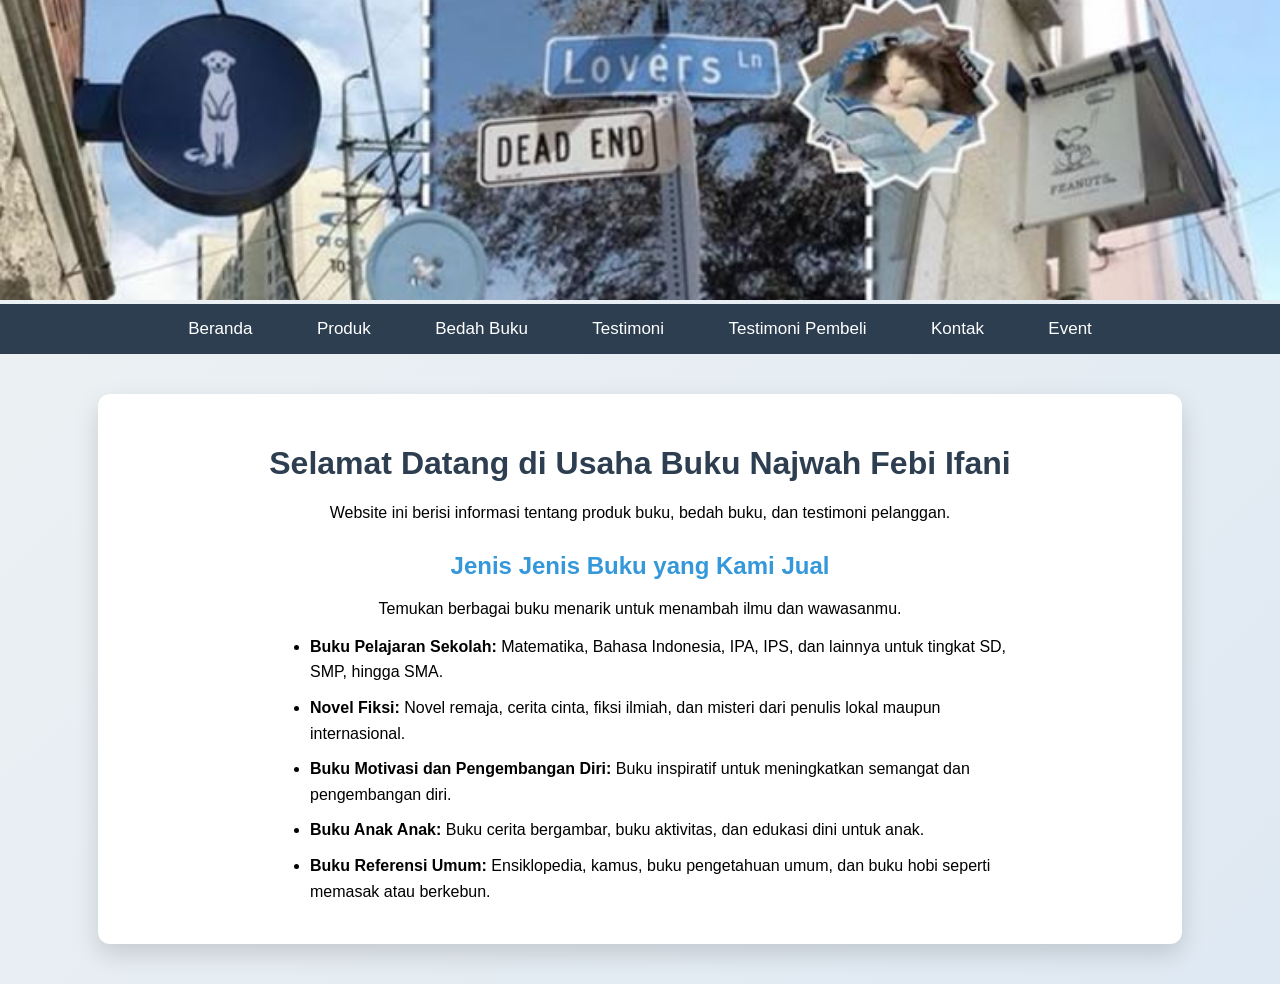
<file: index.html>
<!DOCTYPE html>
<html lang="id">
<head>
<meta charset="UTF-8">
<meta name="viewport" content="width=device-width, initial-scale=1.0">
<title>Profil Usaha Buku Najwah Febi</title>

<style>

/* BODY */
body{
font-family: Arial, sans-serif;
margin:0;
background:linear-gradient(135deg,#eef2f3,#dfe9f3);
text-align:center;
}

/* HEADER */
header img{
width:100%;
height:300px;
object-fit:cover;
}

/* NAVBAR */
nav{
background:#2c3e50;
padding:15px;
position:sticky;
top:0;
}

nav a{
color:white;
text-decoration:none;
margin:0 15px;
font-size:17px;
padding:8px 15px;
border-radius:6px;
position:relative;
transition:0.3s;
}

/* animasi hover */
nav a:hover{
background:#3498db;
transform:translateY(-3px);
box-shadow:0 5px 10px rgba(0,0,0,0.3);
}

/* kotak isi */
.container{
background:white;
width:80%;
margin:40px auto;
padding:30px;
border-radius:12px;
box-shadow:0 10px 25px rgba(0,0,0,0.15);
animation:muncul 1s ease;
}

/* animasi muncul */
@keyframes muncul{
from{
opacity:0;
transform:translateY(40px);
}
to{
opacity:1;
transform:translateY(0);
}
}

h1{
color:#2c3e50;
}

h2{
color:#3498db;
margin-top:30px;
}

ul{
text-align:left;
max-width:700px;
margin:auto;
}

li{
margin:10px 0;
line-height:1.6;
}

</style>
</head>

<body>

<header>
<img src="header 3.jpg">
</header>

<nav>
<a href="index.html">Beranda</a>
<a href="produk.html">Produk</a>
<a href="bedah-buku.html">Bedah Buku</a>
<a href="testimoni.html">Testimoni</a>
<a href="tampil-testimoni.html">Testimoni Pembeli</a>
<a href="kontak.html">Kontak</a>
<a href="event.html">Event</a>
</nav>

<div class="container">

<h1>Selamat Datang di Usaha Buku Najwah Febi Ifani</h1>

<p>Website ini berisi informasi tentang produk buku, bedah buku, dan testimoni pelanggan.</p>

<h2>Jenis Jenis Buku yang Kami Jual</h2>

<p>Temukan berbagai buku menarik untuk menambah ilmu dan wawasanmu.</p>

<ul>

<li><strong>Buku Pelajaran Sekolah:</strong> Matematika, Bahasa Indonesia, IPA, IPS, dan lainnya untuk tingkat SD, SMP, hingga SMA.</li>

<li><strong>Novel Fiksi:</strong> Novel remaja, cerita cinta, fiksi ilmiah, dan misteri dari penulis lokal maupun internasional.</li>

<li><strong>Buku Motivasi dan Pengembangan Diri:</strong> Buku inspiratif untuk meningkatkan semangat dan pengembangan diri.</li>

<li><strong>Buku Anak Anak:</strong> Buku cerita bergambar, buku aktivitas, dan edukasi dini untuk anak.</li>

<li><strong>Buku Referensi Umum:</strong> Ensiklopedia, kamus, buku pengetahuan umum, dan buku hobi seperti memasak atau berkebun.</li>

</ul>

</div>

</body>
</html>
</file>
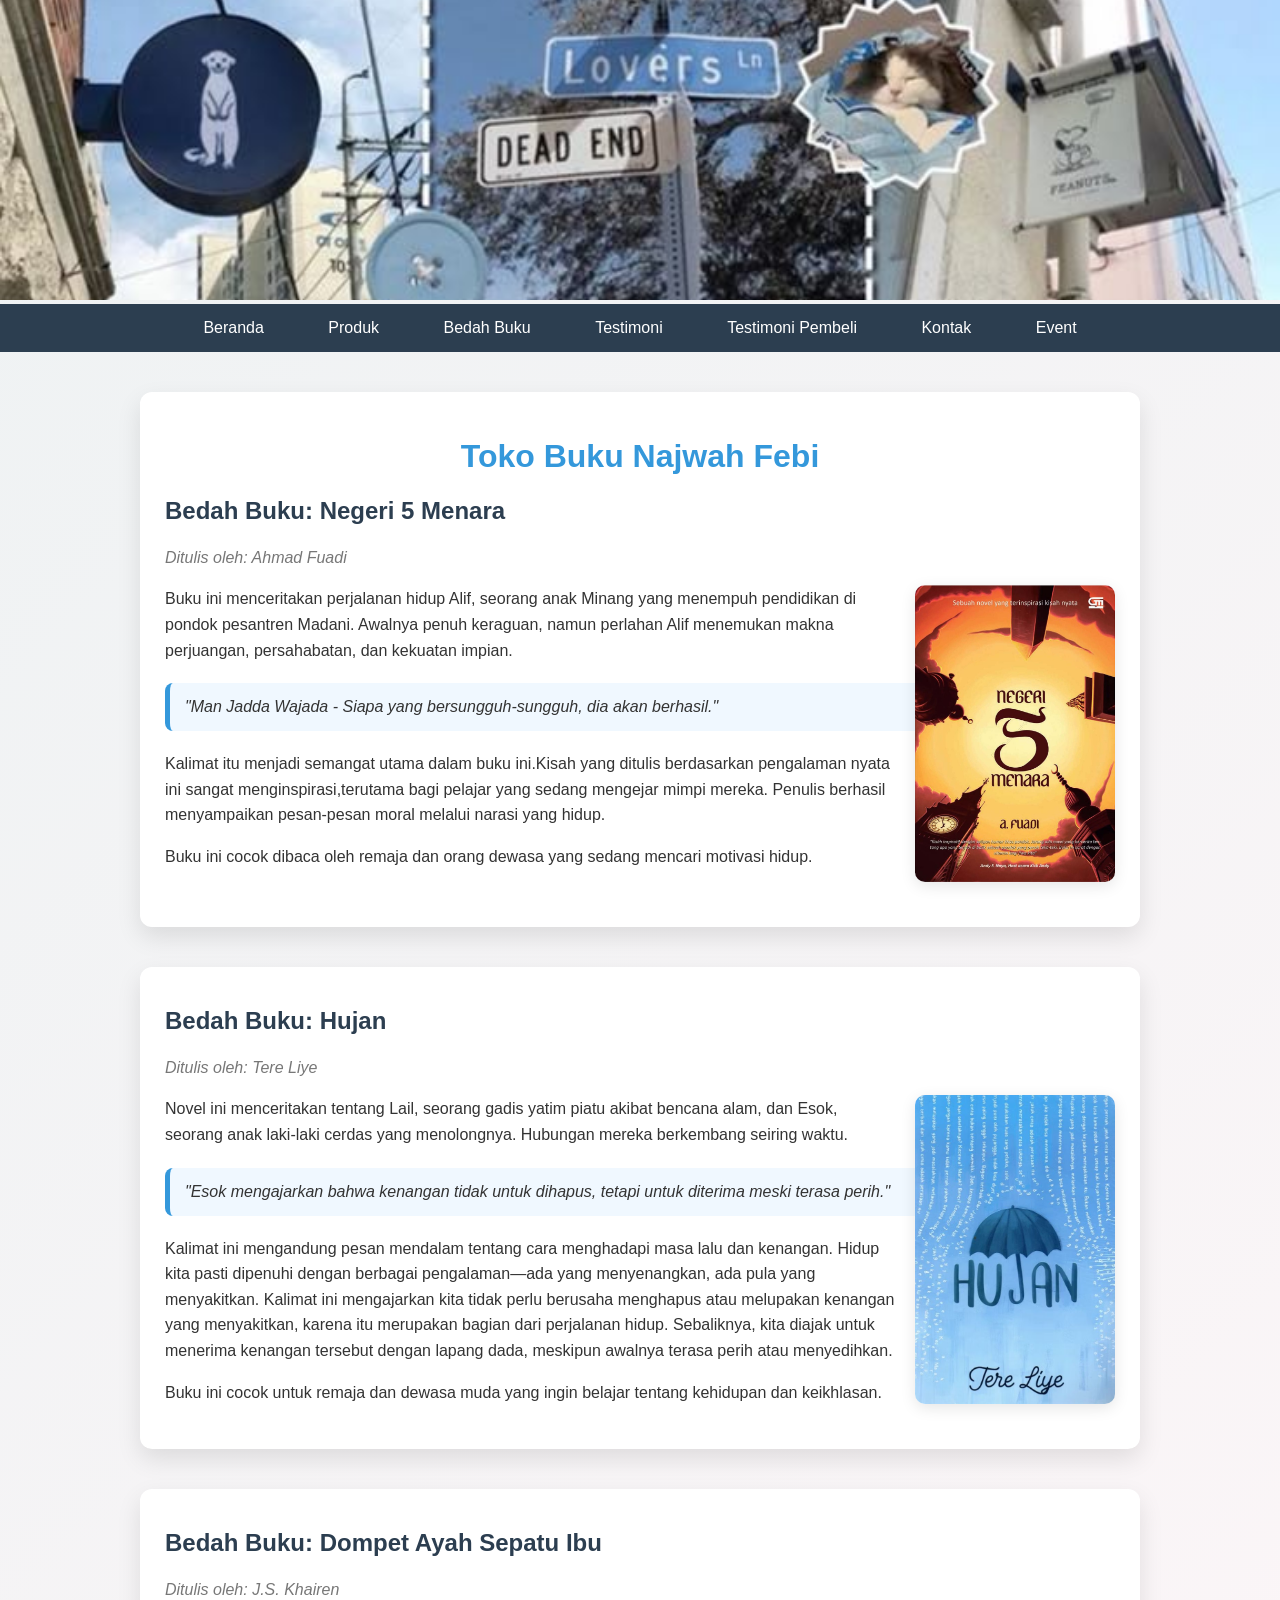
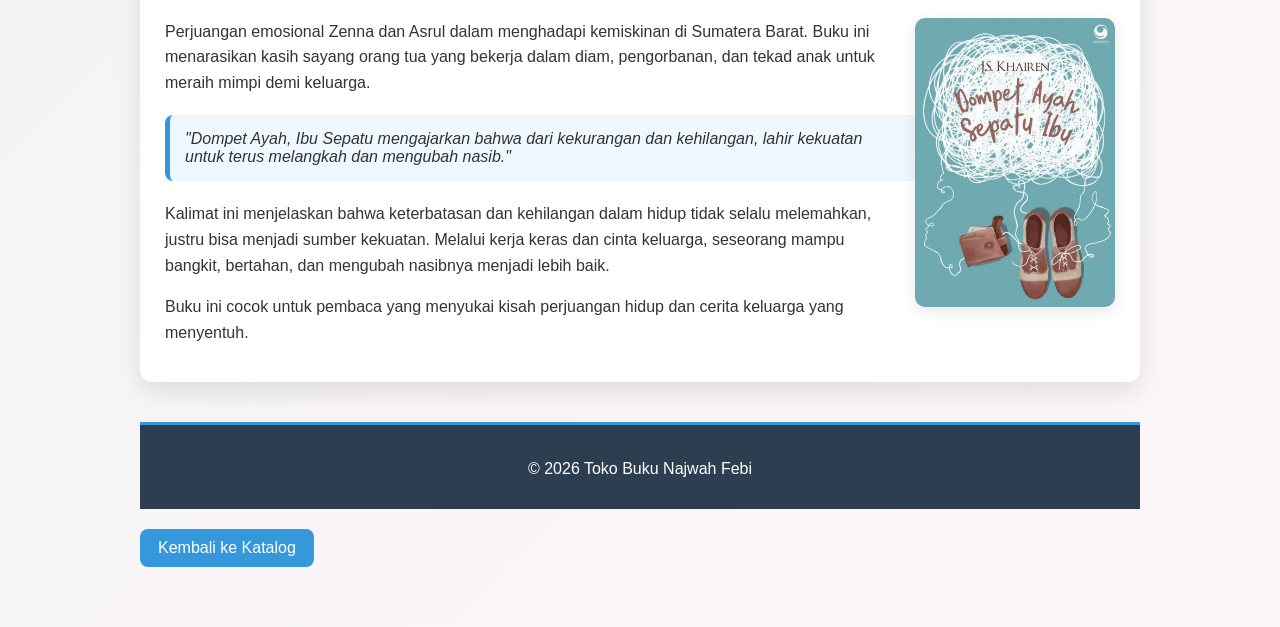
<file: bedah-buku.html>
<!DOCTYPE html>
<html lang="id">
<head>
<meta charset="UTF-8">
<meta name="viewport" content="width=device-width, initial-scale=1.0">
<title>Bedah Buku - Toko Buku Najwah Febi</title>

<style>
/* ===== BODY ===== */
body{
  font-family: 'Segoe UI', Tahoma, Geneva, Verdana, sans-serif;
  margin:0;
  padding:0;
  background: linear-gradient(135deg,#eef2f3,#fdf6f8);
  color:#333;
}

/* ===== NAVBAR ===== */
nav{
  background:#2c3e50;
  padding:15px;
  text-align:center;
  position:sticky;
  top:0;
  z-index:1000;
}

nav a{
  color:white;
  text-decoration:none;
  margin:0 15px;
  font-size:16px;
  padding:8px 15px;
  border-radius:6px;
  position:relative;
  transition:0.3s;
}

nav a::after{
  content:"";
  position:absolute;
  width:0;
  height:3px;
  bottom:0;
  left:0;
  background:#3498db;
  transition:0.3s;
  border-radius:2px;
}

nav a:hover::after{
  width:100%;
}

nav a:hover{
  transform:translateY(-3px);
}

/* ===== HEADER ===== */
header img{
width:100%;
height:300px;
object-fit:cover;
}
  
/* ===== CONTAINER ===== */
.container{
  width:90%;
  max-width:1000px;
  margin:40px auto;
}

/* ===== ARTIKEL CARD ===== */
.artikel{
  background:white;
  padding:25px;
  border-radius:12px;
  box-shadow:0 10px 25px rgba(0,0,0,0.1);
  margin-bottom:40px;
  position:relative;
  overflow:hidden;
  animation:muncul 0.8s ease forwards;
  opacity:0;
  transform:translateY(30px);
}

.artikel:nth-child(1){animation-delay:0.1s;}
.artikel:nth-child(2){animation-delay:0.3s;}
.artikel:nth-child(3){animation-delay:0.5s;}

@keyframes muncul{
  from{opacity:0; transform:translateY(30px);}
  to{opacity:1; transform:translateY(0);}
}

h1{
  text-align:center;
  color:#3498db;
}

h2{
  color:#2c3e50;
  margin-top:15px;
}

.penulis{
  font-style:italic;
  color:#777;
  margin-bottom:15px;
}

.sampul{
  width:200px;
  float:right;
  margin:0 0 20px 20px;
  border-radius:10px;
  box-shadow:0 4px 15px rgba(0,0,0,0.1);
}

p{
  line-height:1.6;
  margin-bottom:12px;
}

blockquote{
  font-style:italic;
  padding:15px;
  margin:20px 0;
  border-left:5px solid #3498db;
  background:#f0f8ff;
  border-radius:8px;
}

/* ===== BUTTON ===== */
.btn-kembali{
  display:inline-block;
  margin:20px auto;
  padding:10px 18px;
  background:#3498db;
  color:white;
  text-decoration:none;
  border-radius:8px;
  transition:0.3s;
}

.btn-kembali:hover{
  background:#217dbb;
  transform:scale(1.05);
}

/* ===== FOOTER ===== */
footer{
  text-align:center;
  padding:15px;
  background:#2c3e50;
  color:white;
  margin-top:40px;
  border-top:3px solid #3498db;
}

/* CLEAR FLOAT */
.artikel::after{
  content:"";
  display:block;
  clear:both;
}

/* RESPONSIVE */
@media(max-width:768px){
  .sampul{
    float:none;
    display:block;
    margin:0 auto 20px auto;
    width:80%;
  }
}
</style>
</head>

<body>

<header>
<img src="header 3.jpg" alt="Header Toko Buku"/>
</header>

<nav>
<a href="index.html">Beranda</a>
<a href="produk.html">Produk</a>
<a href="bedah-buku.html">Bedah Buku</a>
<a href="testimoni.html">Testimoni</a>
<a href="tampil-testimoni.html">Testimoni Pembeli</a>
<a href="kontak.html">Kontak</a>
<a href="event.html">Event</a>
</nav>

<div class="container">

<main class="artikel">
<h1>Toko Buku Najwah Febi</h1>
<h2>Bedah Buku: Negeri 5 Menara</h2>
<p class="penulis">Ditulis oleh: Ahmad Fuadi</p>
<img src="Negeri 5 Menara.jpg" alt="Sampul Negeri 5 Menara" class="sampul">
<p>Buku ini menceritakan perjalanan hidup Alif, seorang anak Minang yang menempuh pendidikan di pondok pesantren Madani. Awalnya penuh keraguan, namun perlahan Alif menemukan makna perjuangan, persahabatan, dan kekuatan impian.</p>
<blockquote>"Man Jadda Wajada - Siapa yang bersungguh-sungguh, dia akan berhasil."</blockquote>
<p>Kalimat itu menjadi semangat utama dalam buku ini.Kisah yang ditulis berdasarkan pengalaman nyata ini sangat menginspirasi,terutama bagi pelajar yang sedang mengejar mimpi mereka. Penulis berhasil menyampaikan pesan-pesan moral melalui narasi yang hidup.</p>
<p>Buku ini cocok dibaca oleh remaja dan orang dewasa yang sedang mencari motivasi hidup.</p>
</main>

<main class="artikel">
<h2>Bedah Buku: Hujan</h2>
<p class="penulis">Ditulis oleh: Tere Liye</p>
<img src="buku 13.jpg" alt="Sampul Hujan" class="sampul">
<p>Novel ini menceritakan tentang Lail, seorang gadis yatim piatu akibat bencana alam, dan Esok, seorang anak laki-laki cerdas yang menolongnya. Hubungan mereka berkembang seiring waktu.</p>
<blockquote>"Esok mengajarkan bahwa kenangan tidak untuk dihapus, tetapi untuk diterima meski terasa perih."</blockquote>
<p>Kalimat ini mengandung pesan mendalam tentang cara menghadapi masa lalu dan kenangan. Hidup kita pasti dipenuhi dengan berbagai pengalaman—ada yang menyenangkan, ada pula yang menyakitkan. Kalimat ini mengajarkan kita tidak perlu berusaha menghapus atau melupakan kenangan yang menyakitkan, karena itu merupakan bagian dari perjalanan hidup. Sebaliknya, kita diajak untuk menerima kenangan tersebut dengan lapang dada, meskipun awalnya terasa perih atau menyedihkan.</p>
<p>Buku ini cocok untuk remaja dan dewasa muda yang ingin belajar tentang kehidupan dan keikhlasan.</p>
</main>

<main class="artikel">
<h2>Bedah Buku: Dompet Ayah Sepatu Ibu</h2>
<p class="penulis">Ditulis oleh: J.S. Khairen</p>
<img src="buku 11.jpg" alt="Sampul Dompet Ayah Sepatu Ibu" class="sampul">
<p>Perjuangan emosional Zenna dan Asrul dalam menghadapi kemiskinan di Sumatera Barat. Buku ini menarasikan kasih sayang orang tua yang bekerja dalam diam, pengorbanan, dan tekad anak untuk meraih mimpi demi keluarga.</p>
<blockquote>"Dompet Ayah, Ibu Sepatu mengajarkan bahwa dari kekurangan dan kehilangan, lahir kekuatan untuk terus melangkah dan mengubah nasib."</blockquote>
<p>Kalimat ini menjelaskan bahwa keterbatasan dan kehilangan dalam hidup tidak selalu melemahkan, justru bisa menjadi sumber kekuatan. Melalui kerja keras dan cinta keluarga, seseorang mampu bangkit, bertahan, dan mengubah nasibnya menjadi lebih baik.</p>
<p>Buku ini cocok untuk pembaca yang menyukai kisah perjuangan hidup dan cerita keluarga yang menyentuh.</p>
</main>

<footer>
  <p>&copy; 2026 Toko Buku Najwah Febi</p>
</footer>
  
<a href="produk.html" class="btn-kembali">Kembali ke Katalog</a>

</div>
</body>
</html>
</file>
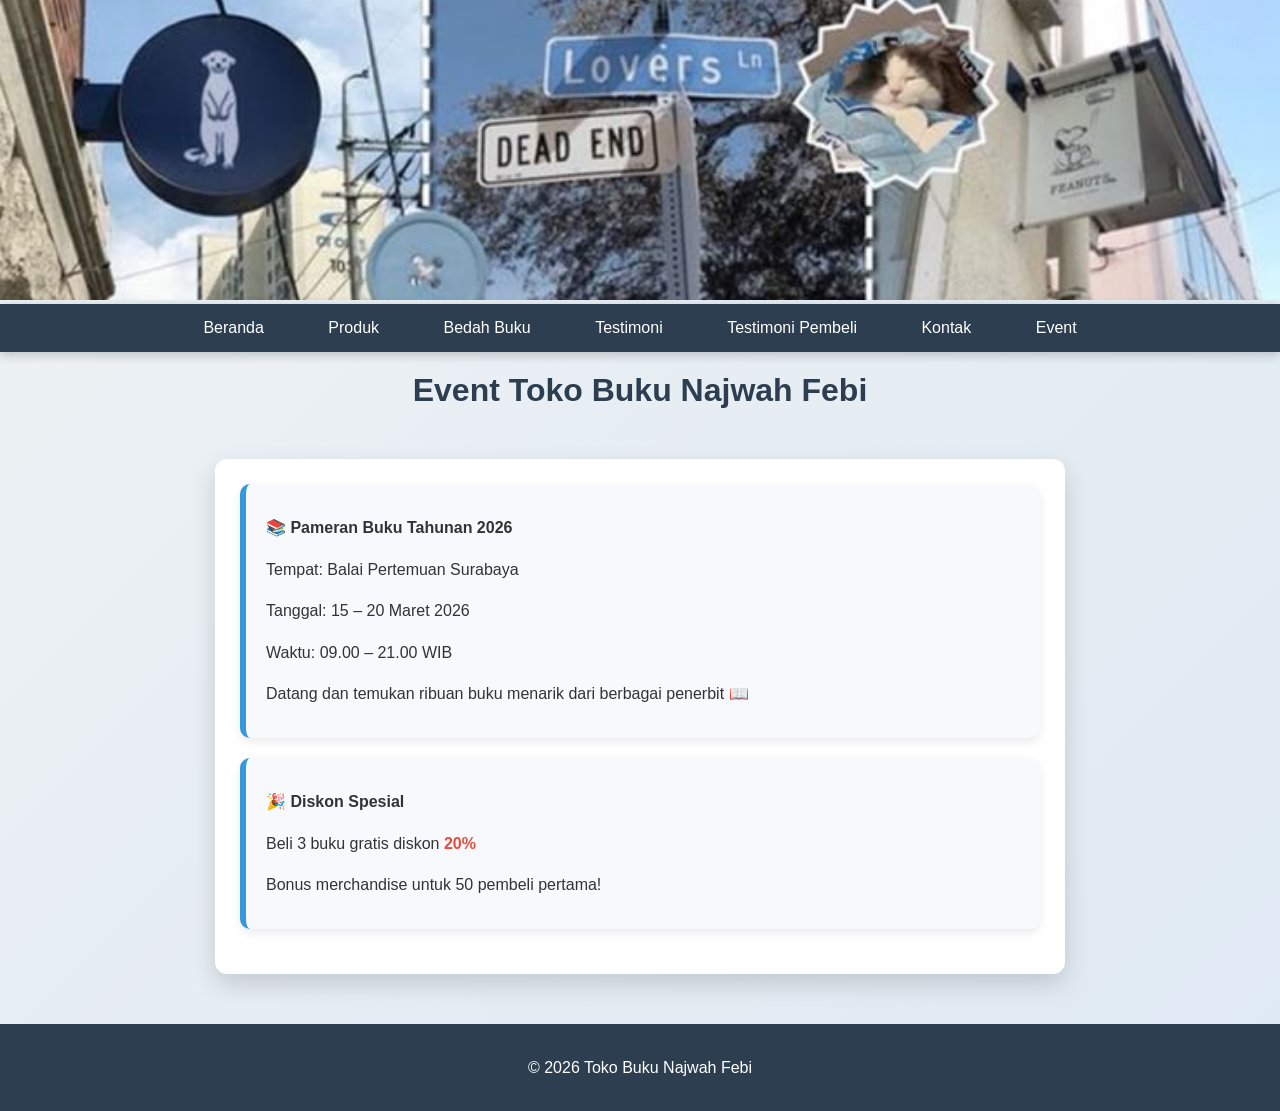
<file: event.html>
<!DOCTYPE html>
<html lang="id">
<head>
<meta charset="UTF-8">
<meta name="viewport" content="width=device-width, initial-scale=1.0">
<title>Event - Toko Buku Najwah Febi</title>

<style>

/* ===== BODY ===== */
body{
font-family:'Segoe UI', Tahoma, Geneva, Verdana, sans-serif;
margin:0;
background:linear-gradient(135deg,#eef2f3,#dfe9f3);
color:#333;
}

/* ===== NAVBAR ===== */
nav{
background:#2c3e50;
padding:15px;
text-align:center;
box-shadow:0 3px 10px rgba(0,0,0,0.2);
position:sticky;
top:0;
}

nav a{
color:white;
text-decoration:none;
margin:0 15px;
font-size:16px;
padding:8px 15px;
border-radius:6px;
position:relative;
transition:0.3s;
}

nav a::after{
content:"";
position:absolute;
width:0;
height:3px;
left:0;
bottom:-5px;
background:#3498db;
transition:0.3s;
}

nav a:hover::after{
width:100%;
}

nav a:hover{
color:#3498db;
transform:translateY(-2px);
}

/* ===== HEADER ===== */
header img{
width:100%;
height:300px;
object-fit:cover;
}

/* ===== CONTAINER ===== */
.container{
max-width:800px;
margin:50px auto;
padding:25px;
background:white;
border-radius:12px;
box-shadow:0 10px 25px rgba(0,0,0,0.15);
animation:muncul 0.8s ease;
}

/* animasi */
@keyframes muncul{
from{opacity:0; transform:translateY(40px);}
to{opacity:1; transform:translateY(0);}
}

/* ===== EVENT BOX ===== */
.event-box{
background:#f7f9fc;
padding:15px 20px;
border-left:6px solid #3498db;
border-radius:10px;
margin-bottom:20px;
box-shadow:0 4px 10px rgba(0,0,0,0.08);
transition:0.3s;
}

.event-box:hover{
transform:translateY(-4px);
box-shadow:0 8px 18px rgba(0,0,0,0.15);
}

/* ===== TITLE ===== */
h1{
text-align:center;
color:#2c3e50;
margin-top:20px;
}

p{
line-height:1.6;
}

/* ===== FOOTER ===== */
footer{
text-align:center;
padding:15px;
background:#2c3e50;
color:white;
margin-top:40px;
}

.discount{
color:#e74c3c;
font-weight:bold;
}

</style>
</head>

<body>

<header>
<img src="header 3.jpg" alt="Header Toko Buku">
</header>

<nav>
<a href="index.html">Beranda</a>
<a href="produk.html">Produk</a>
<a href="bedah-buku.html">Bedah Buku</a>
<a href="testimoni.html">Testimoni</a>
<a href="tampil-testimoni.html">Testimoni Pembeli</a>
<a href="kontak.html">Kontak</a>
<a href="event.html">Event</a>
</nav>

<h1>Event Toko Buku Najwah Febi</h1>

<div class="container">

<div class="event-box">
<p><strong>📚 Pameran Buku Tahunan 2026</strong></p>
<p>Tempat: Balai Pertemuan Surabaya</p>
<p>Tanggal: 15 – 20 Maret 2026</p>
<p>Waktu: 09.00 – 21.00 WIB</p>
<p>Datang dan temukan ribuan buku menarik dari berbagai penerbit 📖</p>
</div>

<div class="event-box">
<p><strong>🎉 Diskon Spesial</strong></p>
<p>Beli 3 buku gratis diskon <span class="discount">20%</span></p>
<p>Bonus merchandise untuk 50 pembeli pertama!</p>
</div>

</div>

<footer>
<p>&copy; 2026 Toko Buku Najwah Febi</p>
</footer>

</body>
</html>
</file>
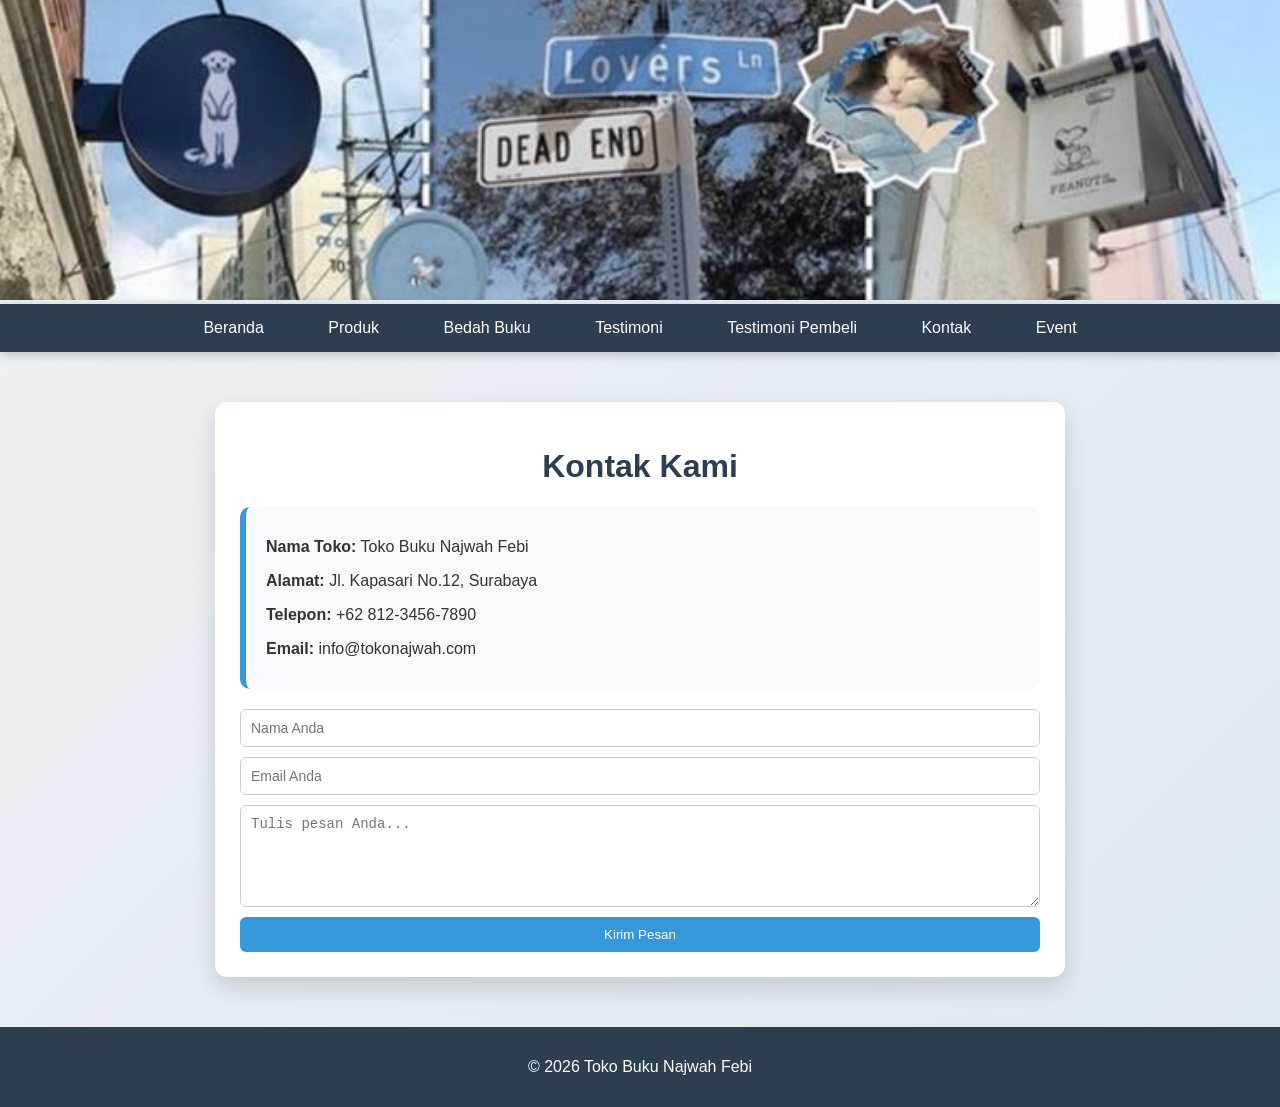
<file: kontak.html>
<!DOCTYPE html>
<html lang="id">
<head>
<meta charset="UTF-8">
<meta name="viewport" content="width=device-width, initial-scale=1.0">
<title>Kontak - Toko Buku Najwah Febi</title>

<style>

/* ===== BODY ===== */
body{
font-family:'Segoe UI', Tahoma, Geneva, Verdana, sans-serif;
margin:0;
background:linear-gradient(135deg,#eef2f3,#dfe9f3);
color:#333;
}

/* ===== HEADER ===== */
header img{
width:100%;
height:300px;
object-fit:cover;
}

/* ===== NAVBAR ===== */
nav{
background:#2c3e50;
padding:15px;
text-align:center;
box-shadow:0 3px 10px rgba(0,0,0,0.2);
position:sticky;
top:0;
}

nav a{
color:white;
text-decoration:none;
margin:0 15px;
font-size:16px;
padding:8px 15px;
border-radius:6px;
position:relative;
transition:0.3s;
}

nav a::after{
content:"";
position:absolute;
width:0;
height:3px;
left:0;
bottom:-5px;
background:#3498db;
transition:0.3s;
}

nav a:hover::after{
width:100%;
}

nav a:hover{
color:#3498db;
transform:translateY(-2px);
}

/* ===== CONTAINER ===== */
.container{
max-width:800px;
margin:50px auto;
padding:25px;
background:white;
border-radius:12px;
box-shadow:0 10px 25px rgba(0,0,0,0.15);
animation:muncul 0.8s ease;
}

/* animasi */
@keyframes muncul{
from{opacity:0; transform:translateY(40px);}
to{opacity:1; transform:translateY(0);}
}

/* ===== BOX INFO TOKO ===== */
.info-toko{
background:#f7f9fc;
padding:15px 20px;
border-left:6px solid #3498db;
border-radius:10px;
margin-bottom:20px;
}

/* ===== FORM ===== */
form{
display:flex;
flex-direction:column;
gap:10px;
}

input, textarea{
padding:10px;
border:1px solid #ccc;
border-radius:6px;
font-size:14px;
outline:none;
transition:0.3s;
}

input:focus, textarea:focus{
border-color:#3498db;
box-shadow:0 0 8px rgba(52,152,219,0.3);
}

/* ===== BUTTON ===== */
button{
padding:10px;
background:#3498db;
color:white;
border:none;
border-radius:6px;
cursor:pointer;
transition:0.3s;
}

button:hover{
background:#2980b9;
transform:scale(1.03);
}

/* ===== TITLE ===== */
h1{
text-align:center;
color:#2c3e50;
}

/* ===== FOOTER ===== */
footer{
text-align:center;
padding:15px;
background:#2c3e50;
color:white;
margin-top:40px;
}

</style>
</head>

<body>

<header>
<img src="header 3.jpg" alt="Header Toko Buku">
</header>

<nav>
<a href="index.html">Beranda</a>
<a href="produk.html">Produk</a>
<a href="bedah-buku.html">Bedah Buku</a>
<a href="testimoni.html">Testimoni</a>
<a href="tampil-testimoni.html">Testimoni Pembeli</a>
<a href="kontak.html">Kontak</a>
<a href="event.html">Event</a>
</nav>

<div class="container">

<h1>Kontak Kami</h1>

<div class="info-toko">
<p><strong>Nama Toko:</strong> Toko Buku Najwah Febi</p>
<p><strong>Alamat:</strong> Jl. Kapasari No.12, Surabaya</p>
<p><strong>Telepon:</strong> +62 812-3456-7890</p>
<p><strong>Email:</strong> info@tokonajwah.com</p>
</div>

<form>
<input type="text" placeholder="Nama Anda" required>
<input type="email" placeholder="Email Anda" required>
<textarea rows="5" placeholder="Tulis pesan Anda..." required></textarea>
<button type="submit">Kirim Pesan</button>
</form>

</div>

<footer>
<p>&copy; 2026 Toko Buku Najwah Febi</p>
</footer>

</body>
</html>
</file>
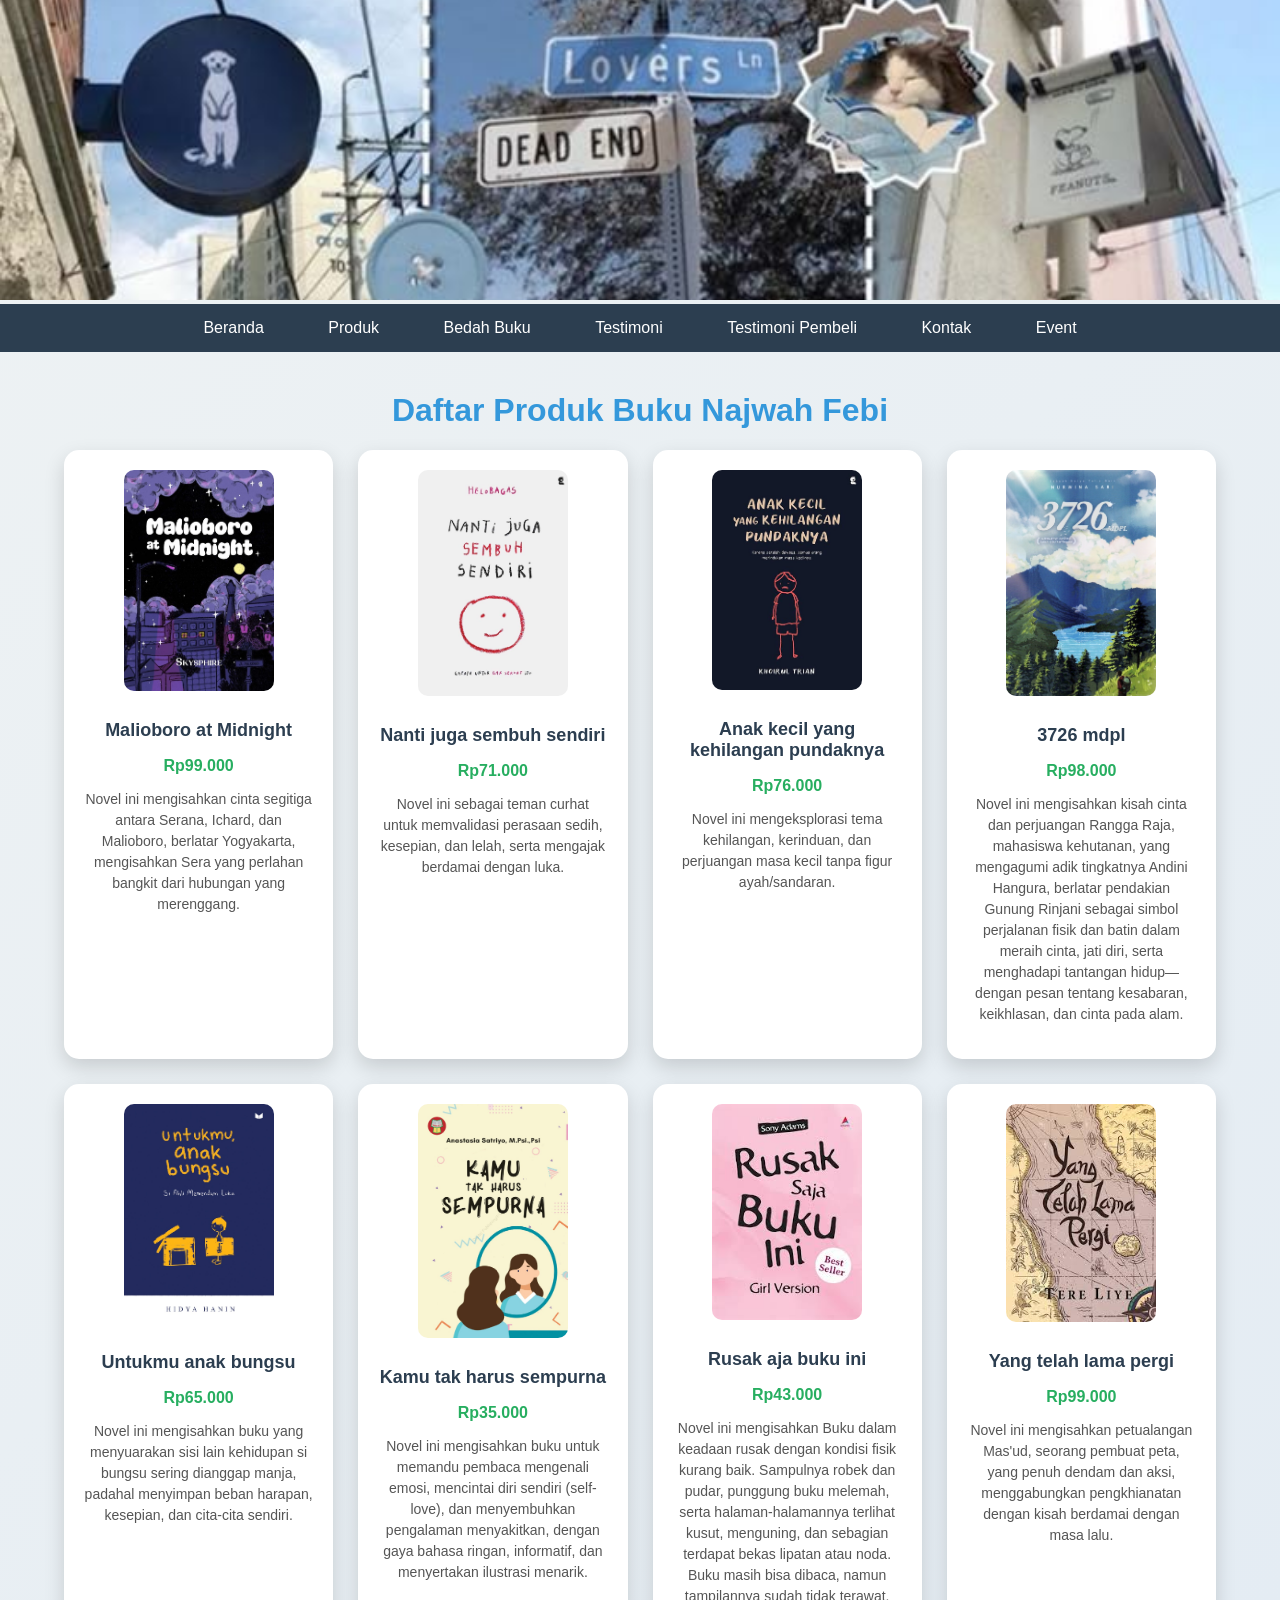
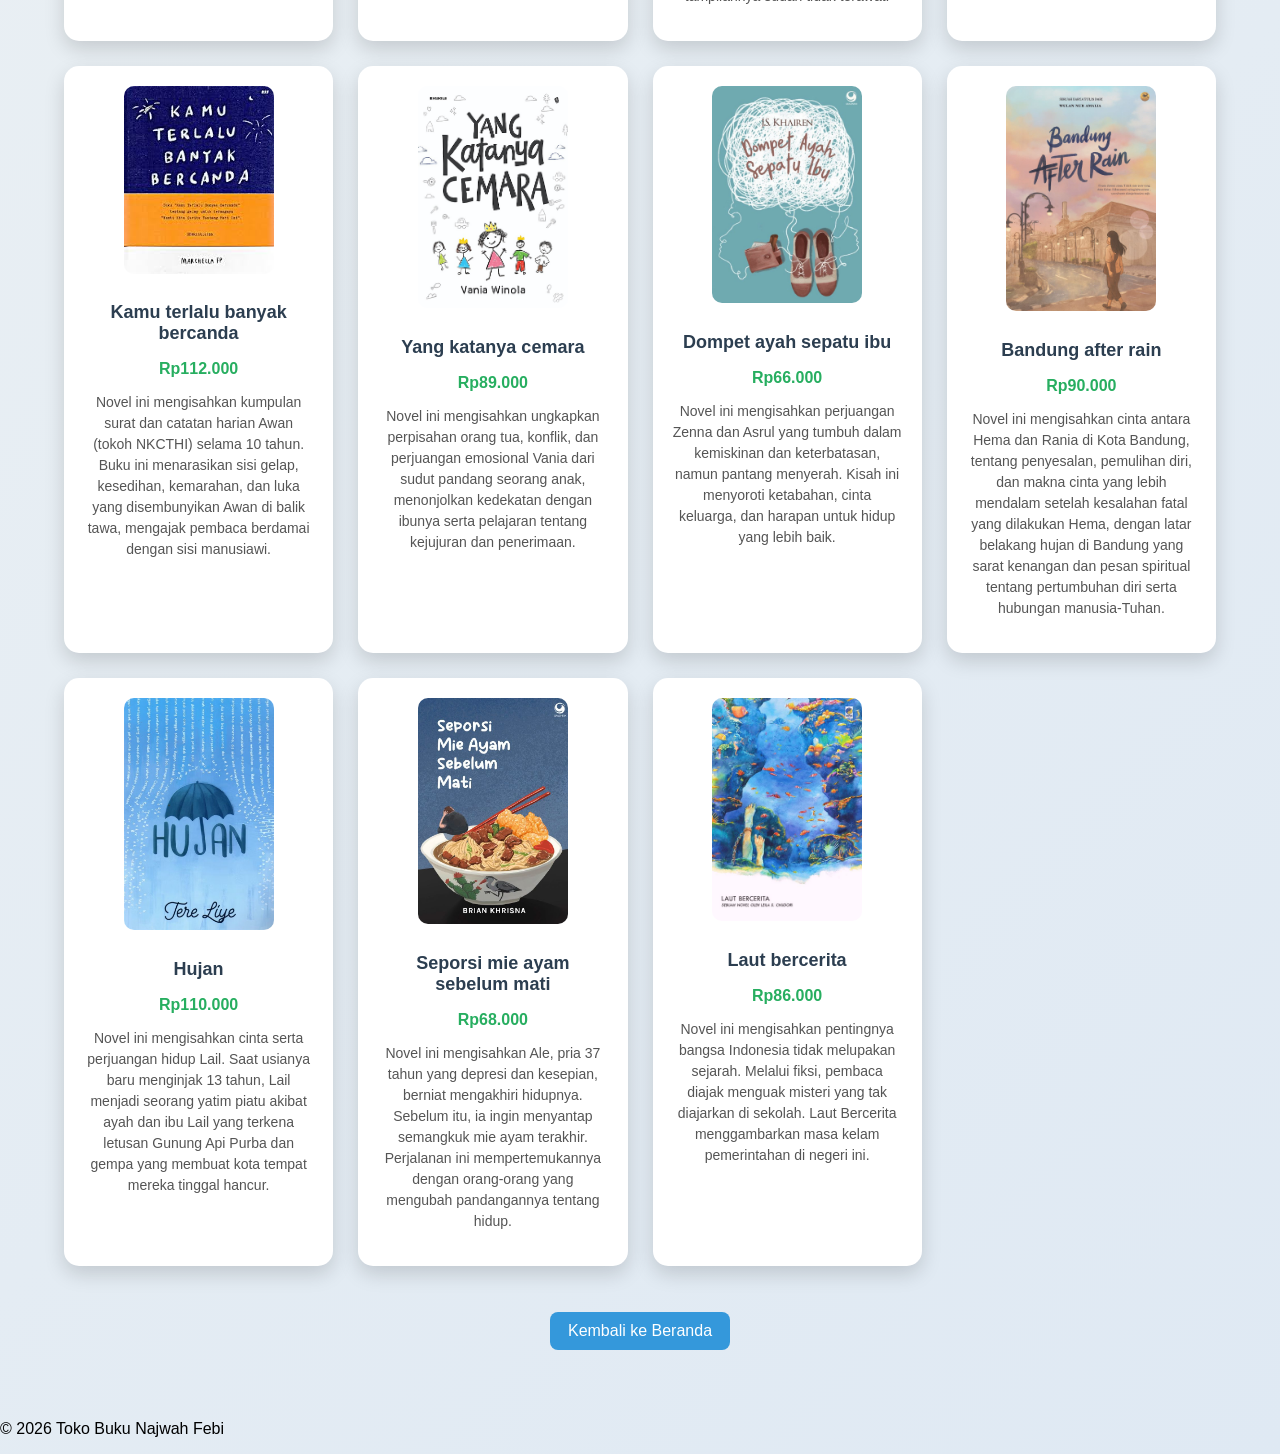
<file: produk.html>
<!DOCTYPE html>
<html lang="id">
<head>
<meta charset="UTF-8"/>
<meta name="viewport" content="width=device-width, initial-scale=1.0"/>
<title>Produk Buku Najwah Febi</title>

<style>

/* ===== BODY ===== */
body{
font-family: 'Segoe UI', Tahoma, Geneva, Verdana, sans-serif;
background: linear-gradient(135deg,#eef2f3,#dfe9f3);
margin:0;
padding:0;
}

/* ===== NAVBAR ===== */
nav{
background:#2c3e50;
padding:15px;
text-align:center;
position:sticky;
top:0;
z-index:1000;
}

nav a{
color:white;
text-decoration:none;
margin:0 15px;
font-size:16px;
padding:8px 15px;
border-radius:6px;
transition:0.3s;
position:relative;
}

/* Animasi hover navbar */
nav a::after{
content:"";
position:absolute;
width:0;
height:3px;
bottom:0;
left:0;
background:#3498db;
transition:0.3s;
border-radius:2px;
}

nav a:hover::after{
width:100%;
}

nav a:hover{
transform:translateY(-3px);
}

/* ===== HEADER ===== */
header img{
width:100%;
height:300px;
object-fit:cover;
}

/* ===== CONTAINER ===== */
.container{
width:90%;
max-width:1200px;
margin:40px auto;
}

/* ===== DAFTAR PRODUK ===== */
.daftar-produk{
display:grid;
grid-template-columns:repeat(auto-fit,minmax(250px,1fr));
gap:25px;
}

/* ===== PRODUK CARD ===== */
.produk{
background:white;
border-radius:15px;
padding:20px;
text-align:center;
box-shadow:0 8px 20px rgba(0,0,0,0.15);
transition:all 0.3s ease;
position:relative;
overflow:hidden;
}

.produk:hover{
transform:translateY(-5px);
box-shadow:0 15px 30px rgba(0,0,0,0.2);
}

.produk img{
width:150px;
height:auto;
border-radius:10px;
margin-bottom:10px;
transition:0.3s;
}

.produk:hover img{
transform:scale(1.05);
}

.produk h2{
font-size:18px;
color:#2c3e50;
margin-bottom:6px;
}

.harga{
font-weight:bold;
color:#27ae60;
margin-bottom:10px;
}

.deskripsi{
font-size:14px;
color:#555;
line-height:1.5;
}

/* ===== BUTTON KEMBALI ===== */
.kembali{
display:inline-block;
text-align:center;
margin:30px auto;
padding:10px 18px;
background:#3498db;
color:white;
text-decoration:none;
border-radius:8px;
transition:0.3s;
}

.kembali:hover{
background:#217dbb;
transform:scale(1.05);
}

/* ===== ANIMASI MUNCUL PRODUK ===== */
.produk{
opacity:0;
transform:translateY(30px);
animation:fadeInUp 0.8s forwards;
}

.produk:nth-child(1){animation-delay:0.1s;}
.produk:nth-child(2){animation-delay:0.2s;}
.produk:nth-child(3){animation-delay:0.3s;}
.produk:nth-child(4){animation-delay:0.4s;}
.produk:nth-child(5){animation-delay:0.5s;}
.produk:nth-child(6){animation-delay:0.6s;}
.produk:nth-child(7){animation-delay:0.7s;}
.produk:nth-child(8){animation-delay:0.8s;}
.produk:nth-child(9){animation-delay:0.9s;}
.produk:nth-child(10){animation-delay:1s;}
.produk:nth-child(11){animation-delay:1.1s;}
.produk:nth-child(12){animation-delay:1.2s;}
.produk:nth-child(13){animation-delay:1.3s;}
.produk:nth-child(14){animation-delay:1.4s;}
.produk:nth-child(15){animation-delay:1.5s;}

@keyframes fadeInUp{
from{opacity:0; transform:translateY(30px);}
to{opacity:1; transform:translateY(0);}
}

</style>
</head>

<body>

<header>
<img src="header 3.jpg" alt="Header Toko Buku"/>
</header>

<nav>
<a href="index.html">Beranda</a>
<a href="produk.html">Produk</a>
<a href="bedah-buku.html">Bedah Buku</a>
<a href="testimoni.html">Testimoni</a>
<a href="tampil-testimoni.html">Testimoni Pembeli</a>
<a href="kontak.html">Kontak</a>
<a href="event.html">Event</a>
</nav>

<div class="container">
<h1 style="text-align:center; color:#3498db;">Daftar Produk Buku Najwah Febi</h1>

<section class="daftar-produk">

<!-- Contoh Produk -->
<div class="produk">
<img src="buku 1.jpg" alt="Buku 1"/>
<h2>Malioboro at Midnight</h2>
<p class="harga">Rp99.000</p>
<p class="deskripsi">Novel ini mengisahkan cinta segitiga antara Serana, Ichard, dan Malioboro, berlatar Yogyakarta, mengisahkan Sera yang perlahan bangkit dari hubungan yang merenggang.</p>
</div>

<div class="produk">
<img src="buku 2.jpg" alt="Buku 2"/>
<h2>Nanti juga sembuh sendiri</h2>
<p class="harga">Rp71.000</p>
<p class="deskripsi">Novel ini sebagai teman curhat untuk memvalidasi perasaan sedih, kesepian, dan lelah, serta mengajak berdamai dengan luka.</p>
</div>

<div class="produk">
<img src="buku 3.jpg" alt="Buku 3"/>
<h2>Anak kecil yang kehilangan pundaknya</h2>
<p class="harga">Rp76.000</p>
<p class="deskripsi">Novel ini mengeksplorasi tema kehilangan, kerinduan, dan perjuangan masa kecil tanpa figur ayah/sandaran.</p>
</div>

<div class="produk">
    <img src="buku 4.jpg" alt="Buku 4"/>
    <h2>3726 mdpl</h2>
    <p class="harga">Rp98.000</p>
    <p class="deskripsi">Novel ini mengisahkan kisah cinta dan perjuangan Rangga Raja, mahasiswa kehutanan, yang mengagumi adik tingkatnya Andini Hangura, berlatar pendakian Gunung Rinjani sebagai simbol perjalanan fisik dan batin dalam meraih cinta, jati diri, serta menghadapi tantangan hidup—dengan pesan tentang kesabaran, keikhlasan, dan cinta pada alam.</p>
</div>
    
<div class="produk">
    <img src="buku 5.jpg" alt="Buku 5"/>
    <h2>Untukmu anak bungsu</h2>
    <p class="harga">Rp65.000</p>
    <p class="deskripsi">Novel ini mengisahkan buku yang menyuarakan sisi lain kehidupan si bungsu sering dianggap manja, padahal menyimpan beban harapan, kesepian, dan cita-cita sendiri.</p>
</div>
    
<div class="produk">
    <img src="buku 6.jpg" alt="Buku 6"/>
    <h2>Kamu tak harus sempurna</h2>
    <p class="harga">Rp35.000</p>
    <p class="deskripsi">Novel ini mengisahkan buku untuk memandu pembaca mengenali emosi, mencintai diri sendiri (self-love), dan menyembuhkan pengalaman menyakitkan, dengan gaya bahasa ringan, informatif, dan menyertakan ilustrasi menarik.</p>
</div>
    
<div class="produk">
    <img src="buku 7.jpg" alt="Buku 7"/>
    <h2>Rusak aja buku ini</h2>
    <p class="harga">Rp43.000</p>
    <p class="deskripsi">Novel ini mengisahkan Buku dalam keadaan rusak dengan kondisi fisik kurang baik. Sampulnya robek dan pudar, punggung buku melemah, serta halaman-halamannya terlihat kusut, menguning, dan sebagian terdapat bekas lipatan atau noda. Buku masih bisa dibaca, namun tampilannya sudah tidak terawat.</p>
</div>
    
<div class="produk">
    <img src="buku 8.jpg" alt="Buku 8"/>
    <h2>Yang telah lama pergi</h2>
    <p class="harga">Rp99.000</p>
    <p class="deskripsi">Novel ini mengisahkan petualangan Mas'ud, seorang pembuat peta, yang penuh dendam dan aksi, menggabungkan pengkhianatan dengan kisah berdamai dengan masa lalu.</p>
</div>
    
<div class="produk">
    <img src="buku 9.jpg" alt="Buku 9"/>
    <h2>Kamu terlalu banyak bercanda</h2>
    <p class="harga">Rp112.000</p>
    <p class="deskripsi">Novel ini mengisahkan kumpulan surat dan catatan harian Awan (tokoh NKCTHI) selama 10 tahun. Buku ini menarasikan sisi gelap, kesedihan, kemarahan, dan luka yang disembunyikan Awan di balik tawa, mengajak pembaca berdamai dengan sisi manusiawi.</p>
</div>
    
<div class="produk">
    <img src="buku 10.jpg" alt="Buku 10"/>
    <h2>Yang katanya cemara</h2>
    <p class="harga">Rp89.000</p>
    <p class="deskripsi">Novel ini mengisahkan ungkapkan perpisahan orang tua, konflik, dan perjuangan emosional Vania dari sudut pandang seorang anak, menonjolkan kedekatan dengan ibunya serta pelajaran tentang kejujuran dan penerimaan.</p>
</div>
<div class="produk">
    <img src="buku 11.jpg" alt="Buku 11"/>
    <h2>Dompet ayah sepatu ibu</h2>
    <p class="harga">Rp66.000</p>
    <p class="deskripsi">Novel ini mengisahkan perjuangan Zenna dan Asrul yang tumbuh dalam kemiskinan dan keterbatasan, namun pantang menyerah. Kisah ini menyoroti ketabahan, cinta keluarga, dan harapan untuk hidup yang lebih baik.</p>
</div>
    
<div class="produk">
    <img src="buku 12.jpg" alt="Buku 12"/>
    <h2>Bandung after rain</h2>
    <p class="harga">Rp90.000</p>
    <p class="deskripsi">Novel ini mengisahkan cinta antara Hema dan Rania di Kota Bandung, tentang penyesalan, pemulihan diri, dan makna cinta yang lebih mendalam setelah kesalahan fatal yang dilakukan Hema, dengan latar belakang hujan di Bandung yang sarat kenangan dan pesan spiritual tentang pertumbuhan diri serta hubungan manusia-Tuhan.</p>
</div>
    
<div class="produk">
    <img src="buku 13.jpg" alt="Buku 13"/>
    <h2>Hujan</h2>
    <p class="harga">Rp110.000</p>
    <p class="deskripsi">Novel ini mengisahkan cinta serta perjuangan hidup Lail. Saat usianya baru menginjak 13 tahun, Lail menjadi seorang yatim piatu akibat ayah dan ibu Lail yang terkena letusan Gunung Api Purba dan gempa yang membuat kota tempat mereka tinggal hancur.</p>
</div>
    
<div class="produk">
    <img src="buku 14.jpg" alt="Buku 14"/>
    <h2>Seporsi mie ayam sebelum mati</h2>
    <p class="harga">Rp68.000</p>
    <p class="deskripsi">Novel ini mengisahkan Ale, pria 37 tahun yang depresi dan kesepian, berniat mengakhiri hidupnya. Sebelum itu, ia ingin menyantap semangkuk mie ayam terakhir. Perjalanan ini mempertemukannya dengan orang-orang yang mengubah pandangannya tentang hidup.</p>
</div>
    
<div class="produk">
    <img src="buku 15.jpg" alt="Buku 15"/>
    <h2>Laut bercerita</h2>
    <p class="harga">Rp86.000</p>
    <p class="deskripsi">Novel ini mengisahkan pentingnya bangsa Indonesia tidak melupakan sejarah. Melalui fiksi, pembaca diajak menguak misteri yang tak diajarkan di sekolah. Laut Bercerita menggambarkan masa kelam pemerintahan di negeri ini.</p>
</div>

<!-- Kamu bisa tambahkan semua produk lain sesuai format di atas -->

</section>

<p style="text-align:center;">
<a href="index.html" class="kembali">Kembali ke Beranda</a>
</p>

</div>

<footer>
    <p>&copy; 2026 Toko Buku Najwah Febi </p>
</footer>
  
</body>
</html>
</file>
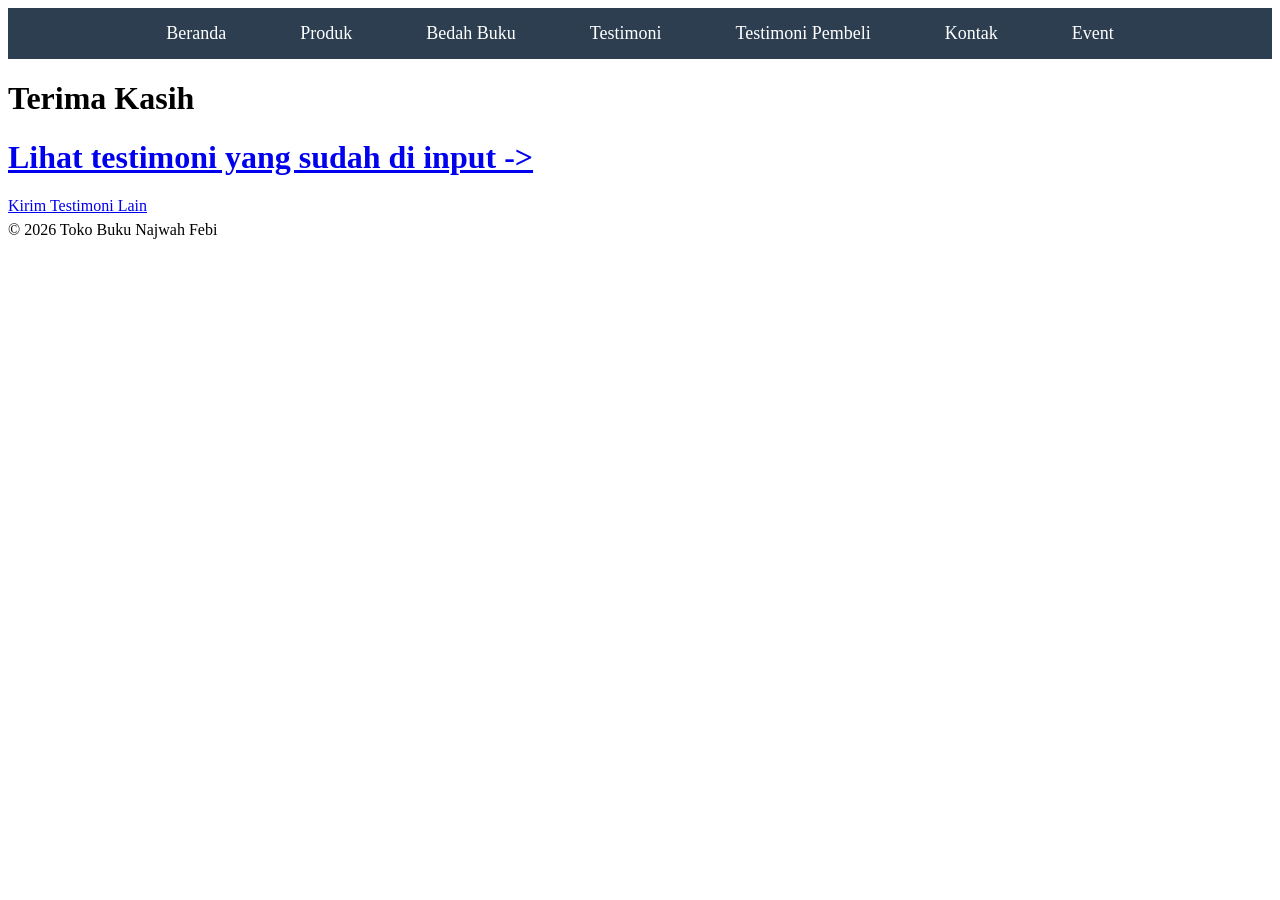
<file: proses-testimoni.html>
<html lang="id">
<head>
<meta charset="UTF-8">
<meta name="viewport" content="width=device-width, initial-
scale=1.0">
<title>Profil Usaha Buku Najwah Febi </title>
<link rel="stylesheet" href="style.css" />
</head>
<body>
<nav> <a href="index.html">Beranda</a>
    <a href="produk.html">Produk</a>
    <a href="bedah-buku.html">Bedah Buku</a>
    <a href="testimoni.html">Testimoni</a>
    <a href="tampil-testimoni.html">Testimoni Pembeli</a>
    <a href="kontak.html">Kontak</a>
    <a href="event.html">Event</a>
</nav>
<main class="konfirmasi">
    <h1>Terima Kasih</h1>
    <h1><a href="tampil-testimoni.html"> Lihat testimoni yang sudah di input -> </a></h1>
    <section class="testimoni-terkirim"></section>
    <a href="testimoni.html">Kirim Testimoni Lain</a>
</main>
<footer>
    <p>&copy; 2026 Toko Buku Najwah Febi </p>
</footer>
</body>

</html>
</file>
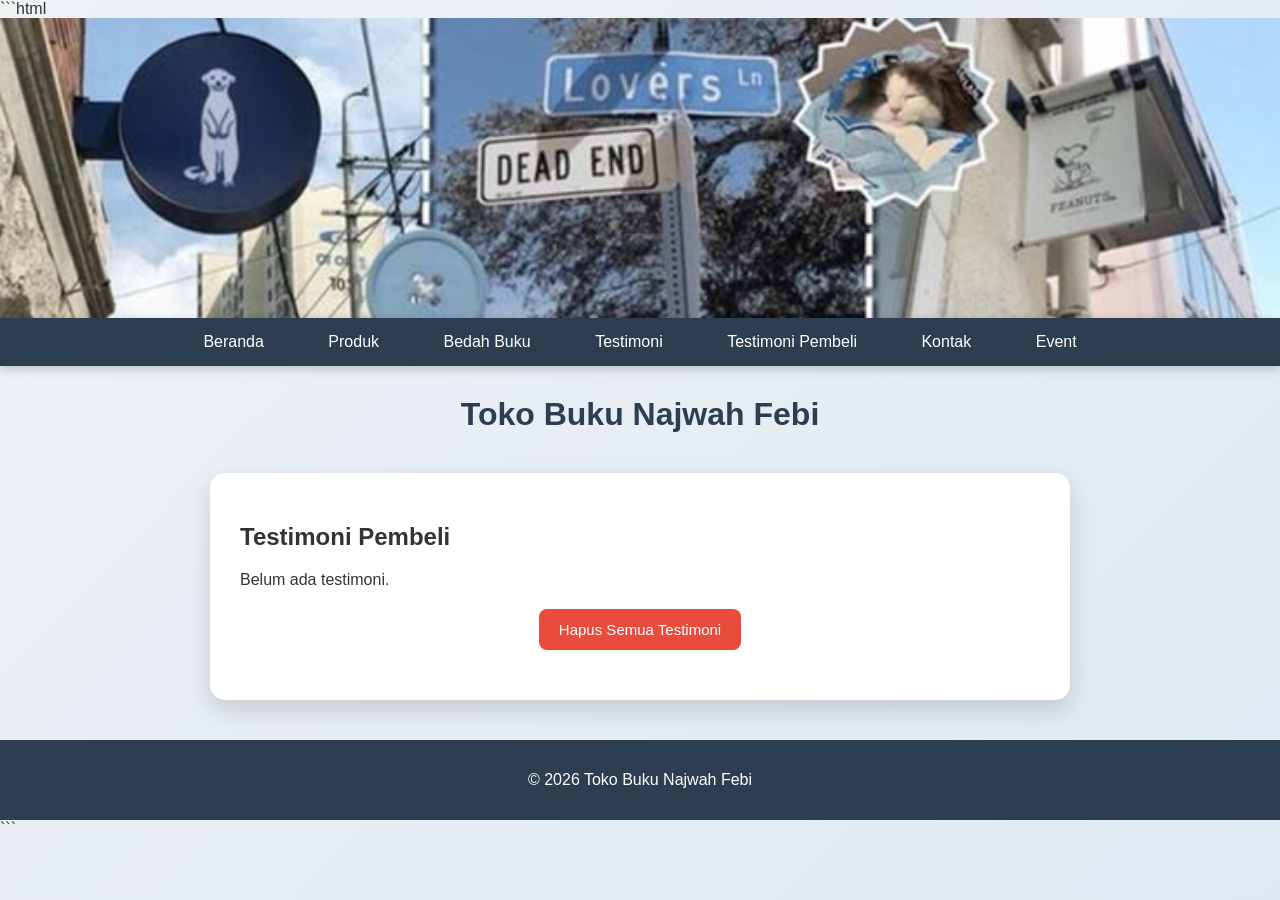
<file: tampil-testimoni.html>
```html
<!DOCTYPE html>
<html lang="id">
<head>
<meta charset="UTF-8">
<meta name="viewport" content="width=device-width, initial-scale=1.0">
<title>Testimoni Pembeli - Toko Buku Najwah Febi</title>

<style>

/* ===== BODY ===== */
body{
font-family:'Segoe UI', Tahoma, Geneva, Verdana, sans-serif;
margin:0;
background:linear-gradient(135deg,#eef2f3,#dfe9f3);
color:#333;
}

/* ===== HEADER ===== */
header img{
width:100%;
height:300px;
object-fit:cover;
}

/* ===== NAVBAR (SAMA SEPERTI KODINGAN KAMU) ===== */
nav{
background:#2c3e50;
padding:15px;
text-align:center;
position:sticky;
top:0;
z-index:1000;
box-shadow:0 3px 10px rgba(0,0,0,0.2);
}

nav a{
color:white;
text-decoration:none;
margin:0 15px;
font-size:16px;
padding:8px 15px;
border-radius:6px;
position:relative;
transition:0.3s;
}

/* animasi garis */
nav a::after{
content:"";
position:absolute;
width:0;
height:3px;
left:0;
bottom:-4px;
background:#3498db;
transition:0.3s;
}

nav a:hover::after{
width:100%;
}

nav a:hover{
transform:translateY(-2px);
color:#3498db;
}

/* ===== JUDUL ===== */
h1{
text-align:center;
margin-top:30px;
color:#2c3e50;
}

/* ===== CONTAINER ===== */
.formulir{
max-width:800px;
margin:40px auto;
background:white;
padding:30px;
border-radius:15px;
box-shadow:0 10px 25px rgba(0,0,0,0.15);
animation:muncul 0.8s ease;
}

@keyframes muncul{
from{opacity:0; transform:translateY(40px);}
to{opacity:1; transform:translateY(0);}
}

/* ===== TESTIMONI CARD ===== */
.testimoni-box{
background:#f9fbff;
padding:20px;
margin-bottom:20px;
border-left:6px solid #3498db;
border-radius:10px;
box-shadow:0 4px 10px rgba(0,0,0,0.08);
transition:0.3s;
}

.testimoni-box:hover{
transform:translateY(-4px);
box-shadow:0 8px 18px rgba(0,0,0,0.15);
}

/* ===== RATING BINTANG ===== */
.bintang{
color:gold;
font-size:18px;
}

/* ===== BUTTON ===== */
button{
display:block;
margin:20px auto;
padding:12px 20px;
border:none;
border-radius:8px;
background:#e74c3c;
color:white;
font-size:15px;
cursor:pointer;
transition:0.3s;
}

button:hover{
background:#c0392b;
transform:scale(1.05);
}

/* ===== FOOTER ===== */
footer{
text-align:center;
padding:15px;
background:#2c3e50;
color:white;
margin-top:40px;
}

</style>
</head>

<body>

<header>
<img src="header 3.jpg" alt="Header Toko Buku"/>
</header>

<nav>
<a href="index.html">Beranda</a>
<a href="produk.html">Produk</a>
<a href="bedah-buku.html">Bedah Buku</a>
<a href="testimoni.html">Testimoni</a>
<a href="tampil-testimoni.html">Testimoni Pembeli</a>
<a href="kontak.html">Kontak</a>
<a href="event.html">Event</a>
</nav>

<h1>Toko Buku Najwah Febi</h1>

<main class="formulir">

<h2>Testimoni Pembeli</h2>

<div id="daftarTestimoni"></div>

<button id="hapusSemua">Hapus Semua Testimoni</button>

</main>

<footer>
<p>&copy; 2026 Toko Buku Najwah Febi</p>
</footer>

<script>

const container = document.getElementById('daftarTestimoni');

const testimoniList =
JSON.parse(localStorage.getItem('testimoniList')) || [];

/* fungsi bintang */
function buatBintang(rating){
let jumlah = Math.round(rating / 2);
let hasil = "";
for(let i=0;i<jumlah;i++){
hasil += "⭐";
}
return hasil;
}

if(testimoniList.length === 0){

container.innerHTML = "<p>Belum ada testimoni.</p>";

}else{

testimoniList.forEach((t)=>{

const el = document.createElement('div');
el.className = "testimoni-box";

el.innerHTML = `
<p><strong>Nama:</strong> ${t.nama}</p>
<p><strong>Email:</strong> ${t.email}</p>
<p><strong>Pesan:</strong> ${t.pesan}</p>
<p><strong>Asal:</strong> ${t.asal}</p>
<p><strong>Judul Buku:</strong> ${t.Judul}</p>
<p><strong>Rating:</strong> <span class="bintang">${buatBintang(t.rating)}</span></p>
`;

container.appendChild(el);

});

}

document.getElementById("hapusSemua").addEventListener("click",function(){

const konfirmasi = confirm("Apakah anda yakin ingin menghapus semua testimoni?");

if(konfirmasi){
localStorage.removeItem("testimoniList");
location.reload();
}

});

</script>

</body>
</html>
```
</file>
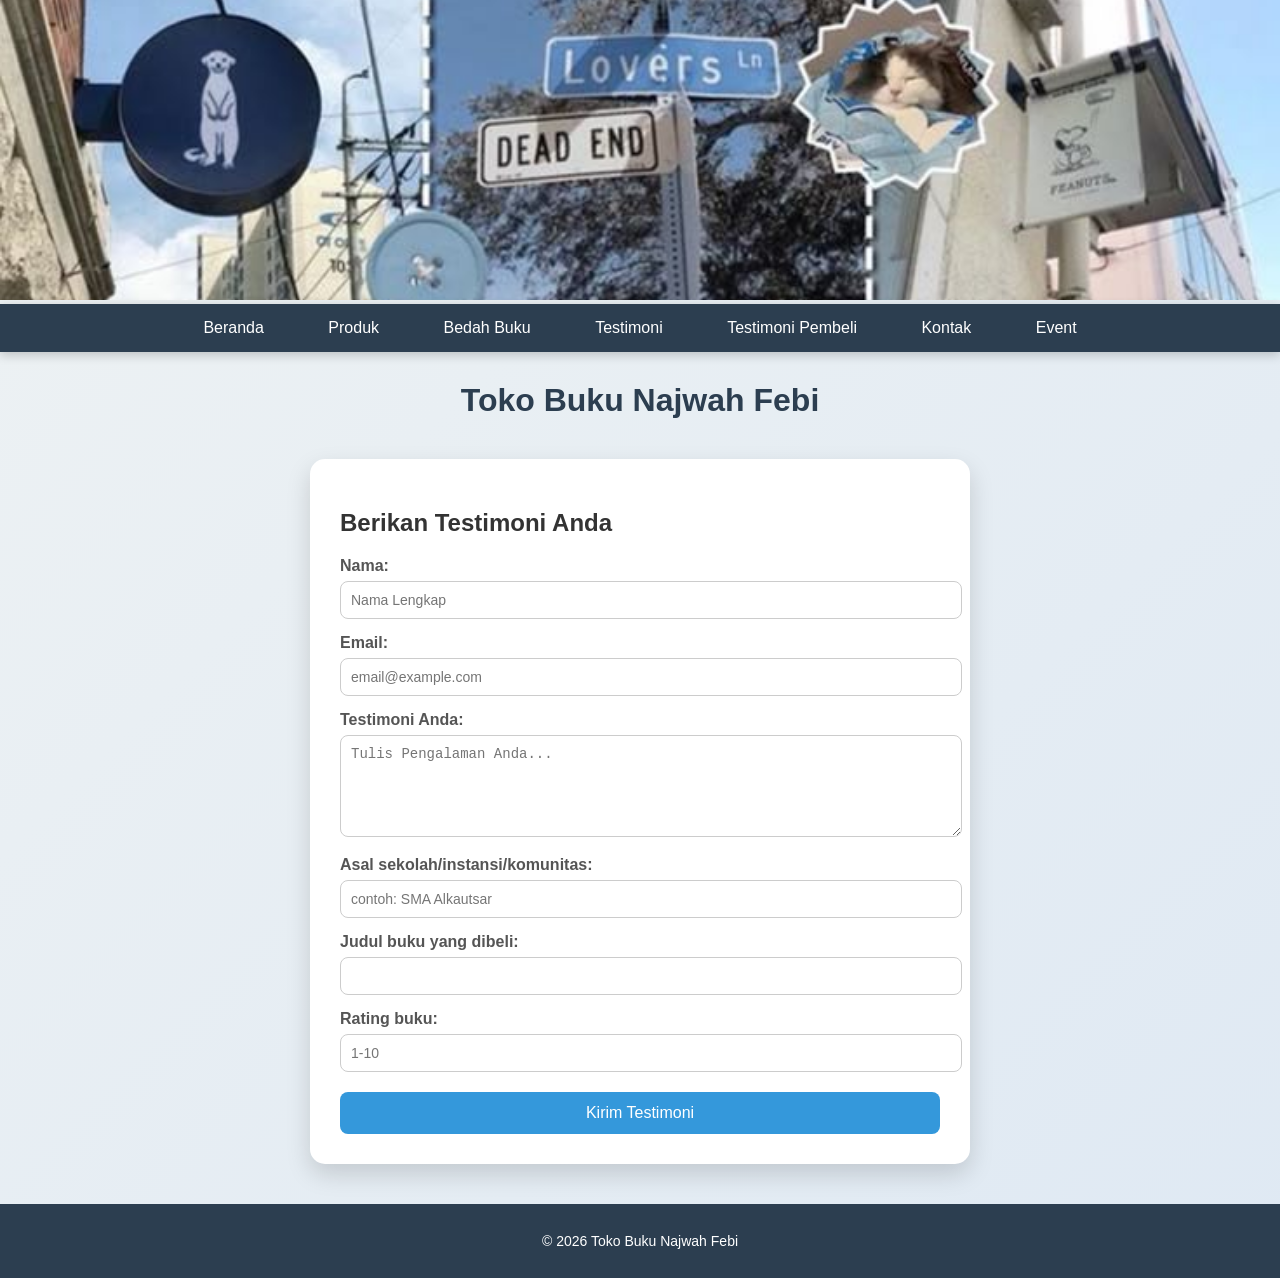
<file: testimoni.html>
<!DOCTYPE html>
<html lang="id">
<head> 
<meta charset="UTF-8"/>
<meta name="viewport" content="width=device-width, initial-scale=1.0"/>
<title>Testimoni - Toko Buku Najwah Febi</title>

<style>

/* ===== BODY ===== */
body{
font-family: 'Segoe UI', Tahoma, Geneva, Verdana, sans-serif;
margin:0;
background:linear-gradient(135deg,#eef2f3,#dfe9f3);
color:#333;
}

/* ===== HEADER ===== */
header img{
width:100%;
height:300px;
object-fit:cover;
}

/* ===== NAVBAR ===== */
nav{
background:#2c3e50;
padding:15px;
text-align:center;
position:sticky;
top:0;
z-index:1000;
box-shadow:0 3px 10px rgba(0,0,0,0.2);
}

nav a{
color:white;
text-decoration:none;
margin:0 15px;
font-size:16px;
padding:8px 15px;
border-radius:6px;
position:relative;
transition:0.3s;
}

/* animasi garis */
nav a::after{
content:"";
position:absolute;
width:0;
height:3px;
left:0;
bottom:-4px;
background:#3498db;
transition:0.3s;
}

nav a:hover::after{
width:100%;
}

nav a:hover{
transform:translateY(-2px);
color:#3498db;
}

/* ===== JUDUL ===== */
h1{
text-align:center;
margin-top:30px;
color:#2c3e50;
}

/* ===== FORM CARD ===== */
.formulir{
max-width:600px;
margin:40px auto;
background:white;
padding:30px;
border-radius:15px;
box-shadow:0 10px 25px rgba(0,0,0,0.15);
animation:muncul 0.8s ease;
}

@keyframes muncul{
from{
opacity:0;
transform:translateY(40px);
}
to{
opacity:1;
transform:translateY(0);
}
}

/* ===== LABEL ===== */
form label{
display:block;
margin-top:15px;
font-weight:600;
color:#555;
}

/* ===== INPUT ===== */
form input,
form textarea{
width:100%;
padding:10px;
margin-top:6px;
border-radius:8px;
border:1px solid #ccc;
font-size:14px;
transition:0.3s;
}

/* animasi fokus */
form input:focus,
form textarea:focus{
border-color:#3498db;
outline:none;
box-shadow:0 0 6px rgba(52,152,219,0.4);
}

/* ===== BUTTON ===== */
button{
margin-top:20px;
width:100%;
padding:12px;
border:none;
border-radius:8px;
background:#3498db;
color:white;
font-size:16px;
cursor:pointer;
transition:0.3s;
}

button:hover{
background:#217dbb;
transform:scale(1.03);
}

/* ===== FOOTER ===== */
footer{
margin-top:40px;
background:#2c3e50;
color:white;
text-align:center;
padding:15px;
font-size:14px;
}

</style>
</head>

<body>

<header>
<img src="header 3.jpg" alt="Header Toko Buku"/>
</header>


<nav>
<a href="index.html">Beranda</a>
<a href="produk.html">Produk</a>
<a href="bedah-buku.html">Bedah Buku</a>
<a href="testimoni.html">Testimoni</a>
<a href="tampil-testimoni.html">Testimoni Pembeli</a>
<a href="kontak.html">Kontak</a>
<a href="event.html">Event</a>
</nav>

<h1>Toko Buku Najwah Febi</h1>

<main class="formulir">

<h2>Berikan Testimoni Anda</h2>

<form id="formTestimoni">

<label for="nama">Nama:</label>
<input type="text" id="nama" name="nama" required placeholder="Nama Lengkap">

<label for="email">Email:</label>
<input type="email" id="email" name="email" required placeholder="email@example.com">

<label for="pesan">Testimoni Anda:</label>
<textarea id="pesan" name="pesan" required placeholder="Tulis Pengalaman Anda..." rows="5"></textarea>

<label for="asal">Asal sekolah/instansi/komunitas:</label>
<input type="text" id="asal" name="asal" required placeholder="contoh: SMA Alkautsar">

<label for="Judul">Judul buku yang dibeli:</label>
<input type="text" id="Judul" name="Judul">

<label for="rating">Rating buku:</label>
<input type="number" id="rating" name="rating" required placeholder="1-10">

<button type="submit">Kirim Testimoni</button>

</form>

</main>

<footer>
<p>&copy; 2026 Toko Buku Najwah Febi</p>
</footer>

<script>

document.getElementById('formTestimoni').addEventListener('submit', function(e){
e.preventDefault();

const nama = document.getElementById('nama').value;
const email = document.getElementById('email').value;
const pesan = document.getElementById('pesan').value;
const asal = document.getElementById('asal').value;
const Judul = document.getElementById('Judul').value;
const rating = document.getElementById('rating').value;

const dataBaru = { nama,email,pesan,asal,Judul,rating };

const testimoniList = JSON.parse(localStorage.getItem('testimoniList')) ||[];

testimoniList.push(dataBaru);

localStorage.setItem('testimoniList', JSON.stringify(testimoniList));

window.location.href = 'proses-testimoni.html';

});

</script>

</body>
</html>
</file>
<file: style.css>
```html
<!DOCTYPE html>
<html>
<head>
<title>Kontak Toko Buku</title>

<style>

body{
font-family: Arial;
background:#f4f6f9;
margin:0;
}

/* NAVIGASI */
nav{
background:#2c3e50;
padding:15px;
text-align:center;
}

nav a{
color:white;
text-decoration:none;
margin:0 20px;
font-size:18px;
padding:8px 15px;
border-radius:6px;
transition:0.3s;
}

nav a:hover{
background:#3498db;
transform:scale(1.1);
}

/* KOTAK KONTAK */

.kontak-box{
width:420px;
max-width:90%;
margin:60px auto;
padding:25px;
background:white;
border-radius:12px;
box-shadow:0 8px 20px rgba(0,0,0,0.15);
animation:muncul 1s ease;
}

@keyframes muncul{
from{
opacity:0;
transform:translateY(30px);
}
to{
opacity:1;
transform:translateY(0);
}
}

h2{
text-align:center;
color:#3498db;
}

h3{
margin-top:20px;
}

p{
margin:6px 0;
}

/* FORM */

input, textarea{
width:100%;
padding:10px;
margin-top:8px;
margin-bottom:12px;
border:1px solid #ccc;
border-radius:6px;
}

button{
width:100%;
padding:10px;
background:#3498db;
color:white;
border:none;
border-radius:6px;
font-size:16px;
cursor:pointer;
transition:0.3s;
}

button:hover{
background:#2980b9;
transform:scale(1.05);
}

</style>
</head>

<body>

<nav>
<a href="index.html">Home</a>
<a href="event.html">Event</a>
<a href="kontak.html">Kontak</a>
</nav>

<div class="kontak-box">

<h2>Kontak Kami</h2>

<p><b>Nama Toko:</b> Toko Buku Najwah</p>
<p><b>Alamat:</b> Jl. Kapasari No.12, Surabaya</p>
<p><b>Telepon:</b> 0812-3456-7890</p>
<p><b>Email:</b> tokobuku@email.com</p>

<h3>Kirim Pesan</h3>

<form>

<input type="text" placeholder="Nama Anda">

<input type="email" placeholder="Email Anda">

<textarea rows="4" placeholder="Tulis pesan..."></textarea>

<button type="submit">Kirim Pesan</button>

</form>

</div>

</body>
</html>
```
</file>
